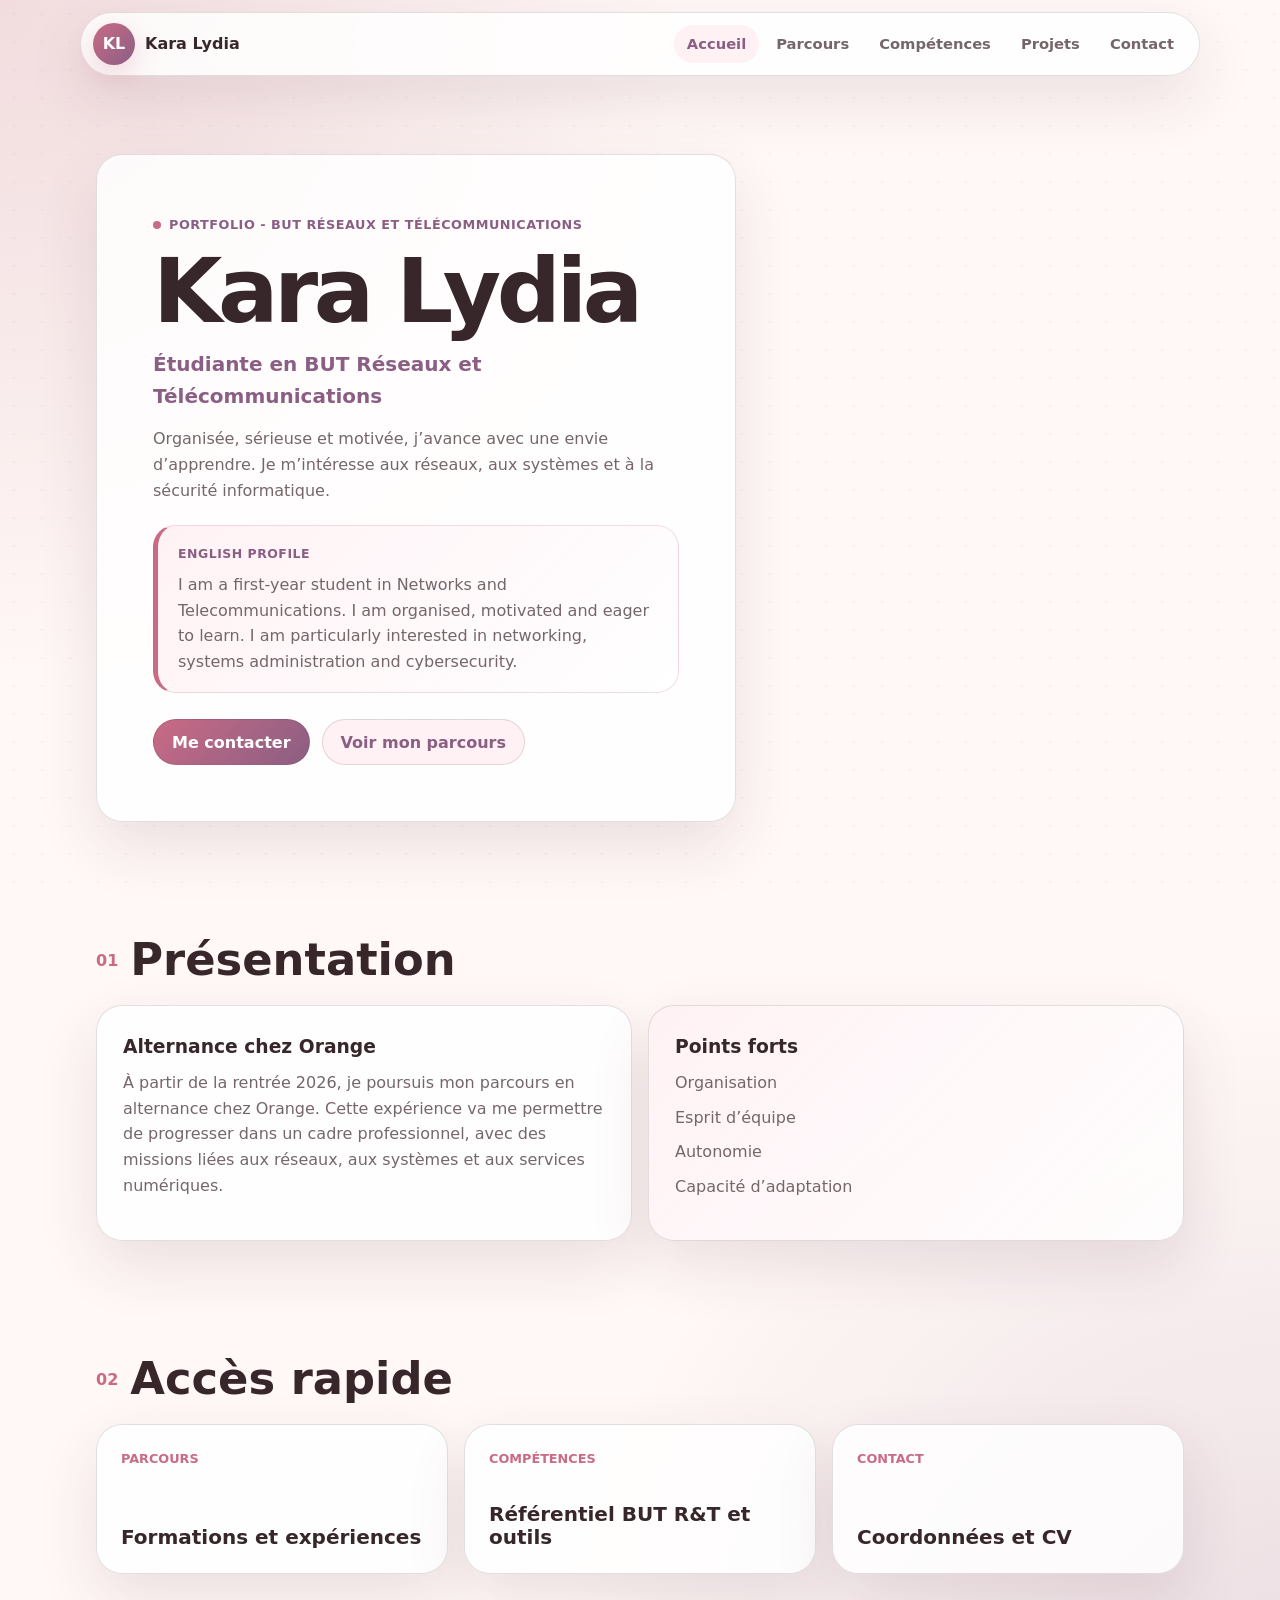
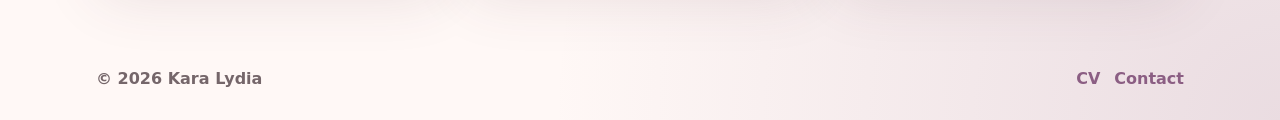
<file: index.html>
<!doctype html>
<html lang="fr">
  <head>
    <meta charset="UTF-8" />
    <meta name="viewport" content="width=device-width, initial-scale=1.0" />
    <meta name="description" content="Portfolio de Kara Lydia, étudiante en BUT Réseaux et Télécommunications." />
    <title>Kara Lydia | Accueil</title>
    <link rel="stylesheet" href="styles.css?v=51" />
  </head>
  <body data-page="accueil">
    <header class="site-header" data-header>
      <a class="brand" href="index.html" aria-label="Accueil">
        <span class="brand-mark">KL</span>
        <span>Kara Lydia</span>
      </a>

      <nav class="main-nav" aria-label="Navigation principale">
        <a href="index.html" data-page-link="accueil">Accueil</a>
        <a href="parcours.html" data-page-link="parcours">Parcours</a>
        <a href="competences.html" data-page-link="competences">Compétences</a>
        <a href="projets.html" data-page-link="projets">Projets</a>
        <a href="contact.html" data-page-link="contact">Contact</a>
      </nav>
    </header>

    <main>
      <section class="hero section">
        <div class="hero-card reveal">
          <p class="eyebrow">Portfolio - BUT Réseaux et Télécommunications</p>
          <h1>Kara Lydia</h1>
          <p class="hero-subtitle">Étudiante en BUT Réseaux et Télécommunications</p>
          <p class="hero-text">
            Organisée, sérieuse et motivée, j’avance avec une envie d’apprendre. 
            Je m’intéresse aux réseaux, aux systèmes et à la sécurité informatique.
          </p>

          <div class="english-card" lang="en">
            <span>English profile</span>
            <p>
              I am a first-year student in Networks and Telecommunications. I am organised, motivated
              and eager to learn. I am particularly interested in networking, systems administration and 
              cybersecurity.
              
            </p>
          </div>

          <div class="actions">
            <a class="btn btn-primary" href="contact.html">Me contacter</a>
            <a class="btn btn-secondary" href="parcours.html">Voir mon parcours</a>
          </div>
        </div>
        
      </section>

      <section class="section">
        <div class="section-title">
          <span>01</span>
          <h2>Présentation</h2>
        </div>

        <div class="profile-grid">
          <article class="panel">
            <h3>Alternance chez Orange</h3>
            <p>
              À partir de la rentrée 2026, je poursuis mon parcours en alternance chez Orange.
              Cette expérience va me permettre de progresser dans un cadre professionnel, avec des
              missions liées aux réseaux, aux systèmes et aux services numériques.
            </p>
          </article>

          <article class="panel panel-highlight">
            <h3>Points forts</h3>
            <ul class="clean-list">
              <li>Organisation</li>
              <li>Esprit d’équipe</li>
              <li>Autonomie</li>
              <li>Capacité d’adaptation</li>
            </ul>
          </article>
        </div>
      </section>

      <section class="section">
        <div class="section-title">
          <span>02</span>
          <h2>Accès rapide</h2>
        </div>

        <div class="route-grid">
          <a class="route-card" href="parcours.html">
            <span>Parcours</span>
            <strong>Formations et expériences</strong>
          </a>
          <a class="route-card" href="competences.html">
            <span>Compétences</span>
            <strong>Référentiel BUT R&T et outils</strong>
          </a>
          <a class="route-card" href="contact.html">
            <span>Contact</span>
            <strong>Coordonnées et CV</strong>
          </a>
        </div>
      </section>
    </main>

    <footer class="site-footer">
      <span>&copy; 2026 Kara Lydia</span>
      <div class="footer-links">
        <a href="assets/CV-Kara-Lydia.jpeg" target="_blank" rel="noopener">CV</a>
        <a href="contact.html">Contact</a>
      </div>
    </footer>

    <script src="script.js?v=3"></script>
  </body>
</html>
</file>
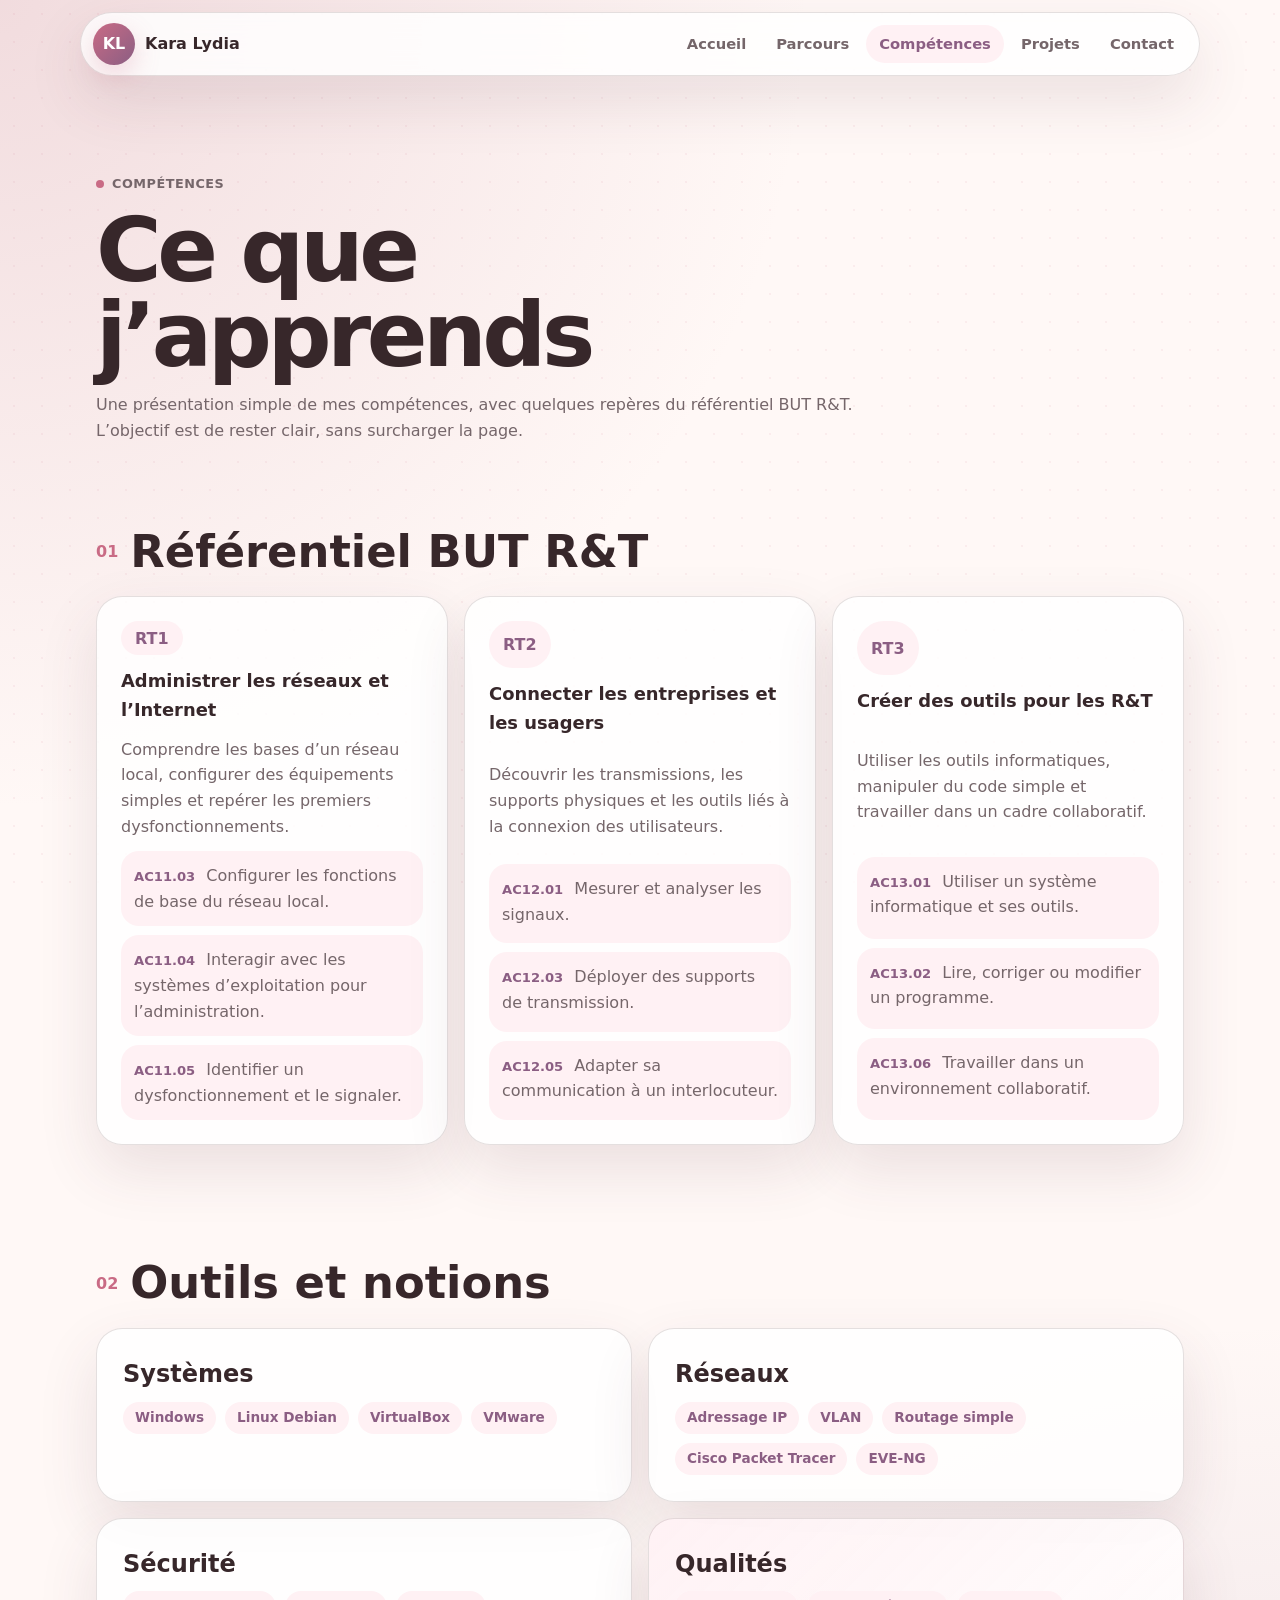
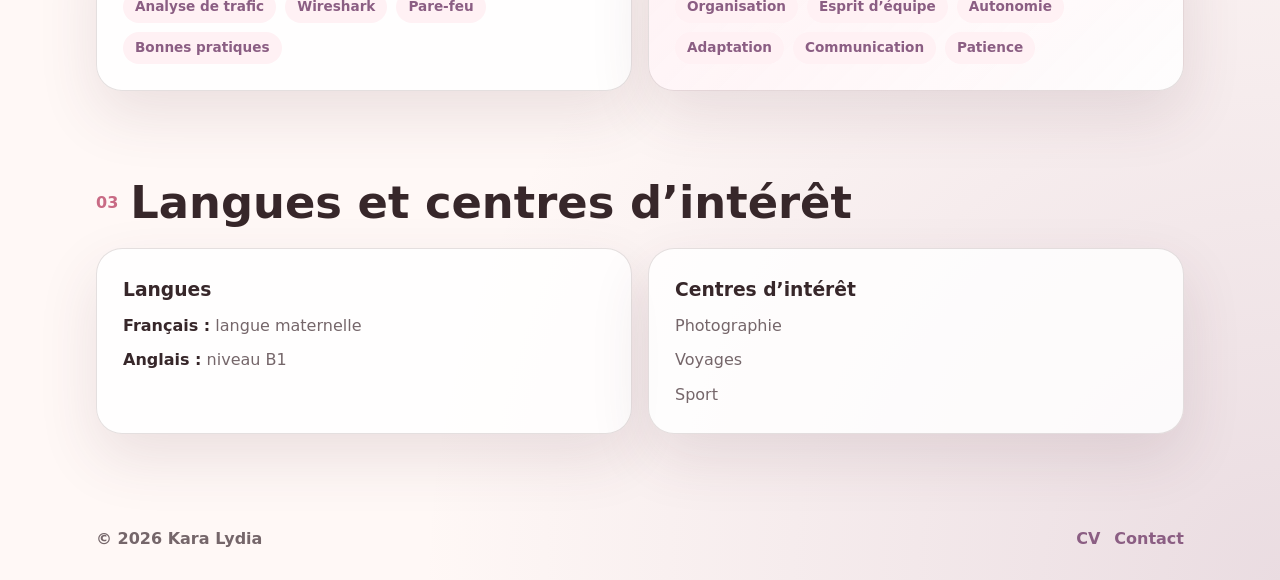
<file: competences.html>
<!doctype html>
<html lang="fr">
  <head>
    <meta charset="UTF-8" />
    <meta name="viewport" content="width=device-width, initial-scale=1.0" />
    <meta name="description" content="Compétences de Kara Lydia." />
    <title>Kara Lydia | Compétences</title>
    <link rel="stylesheet" href="styles.css?v=6" />
  </head>
  <body data-page="competences">
    <header class="site-header" data-header>
      <a class="brand" href="index.html" aria-label="Accueil">
        <span class="brand-mark">KL</span>
        <span>Kara Lydia</span>
      </a>
      <nav class="main-nav" aria-label="Navigation principale">
        <a href="index.html" data-page-link="accueil">Accueil</a>
        <a href="parcours.html" data-page-link="parcours">Parcours</a>
        <a href="competences.html" data-page-link="competences">Compétences</a>
        <a href="projets.html" data-page-link="projets">Projets</a>
        <a href="contact.html" data-page-link="contact">Contact</a>
      </nav>
    </header>

    <main>
      <section class="page-hero section">
        <p class="eyebrow">Compétences</p>
        <h1>Ce que j’apprends</h1>
        <p>
          Une présentation simple de mes compétences, avec quelques repères du référentiel BUT R&T.
          L’objectif est de rester clair, sans surcharger la page.
        </p>
      </section>

      <section class="section compact-section">
        <div class="section-title">
          <span>01</span>
          <h2>Référentiel BUT R&T</h2>
        </div>

        <div class="reference-grid">
          <article class="reference-card reveal">
            <span class="ref-code">RT1</span>
            <h3>Administrer les réseaux et l’Internet</h3>
            <p>
              Comprendre les bases d’un réseau local, configurer des équipements simples et repérer
              les premiers dysfonctionnements.
            </p>
            <ul class="ac-list">
              <li><strong>AC11.03</strong> Configurer les fonctions de base du réseau local.</li>
              <li><strong>AC11.04</strong> Interagir avec les systèmes d’exploitation pour l’administration.</li>
              <li><strong>AC11.05</strong> Identifier un dysfonctionnement et le signaler.</li>
            </ul>
          </article>

          <article class="reference-card reveal">
            <span class="ref-code">RT2</span>
            <h3>Connecter les entreprises et les usagers</h3>
            <p>
              Découvrir les transmissions, les supports physiques et les outils liés à la connexion
              des utilisateurs.
            </p>
            <ul class="ac-list">
              <li><strong>AC12.01</strong> Mesurer et analyser les signaux.</li>
              <li><strong>AC12.03</strong> Déployer des supports de transmission.</li>
              <li><strong>AC12.05</strong> Adapter sa communication à un interlocuteur.</li>
            </ul>
          </article>

          <article class="reference-card reveal">
            <span class="ref-code">RT3</span>
            <h3>Créer des outils pour les R&T</h3>
            <p>
              Utiliser les outils informatiques, manipuler du code simple et travailler dans un cadre
              collaboratif.
            </p>
            <ul class="ac-list">
              <li><strong>AC13.01</strong> Utiliser un système informatique et ses outils.</li>
              <li><strong>AC13.02</strong> Lire, corriger ou modifier un programme.</li>
              <li><strong>AC13.06</strong> Travailler dans un environnement collaboratif.</li>
            </ul>
          </article>
        </div>
      </section>

      <section class="section">
        <div class="section-title">
          <span>02</span>
          <h2>Outils et notions</h2>
        </div>

        <div class="skills-layout">
          <article class="panel">
            <h2>Systèmes</h2>
            <div class="pill-list">
              <span>Windows</span>
              <span>Linux Debian</span>
              <span>VirtualBox</span>
              <span>VMware</span>
            </div>
          </article>

          <article class="panel">
            <h2>Réseaux</h2>
            <div class="pill-list">
              <span>Adressage IP</span>
              <span>VLAN</span>
              <span>Routage simple</span>
              <span>Cisco Packet Tracer</span>
              <span>EVE-NG</span>
            </div>
          </article>

          <article class="panel">
            <h2>Sécurité</h2>
            <div class="pill-list">
              <span>Analyse de trafic</span>
              <span>Wireshark</span>
              <span>Pare-feu</span>
              <span>Bonnes pratiques</span>
            </div>
          </article>

          <article class="panel panel-highlight">
            <h2>Qualités</h2>
            <div class="pill-list">
              <span>Organisation</span>
              <span>Esprit d’équipe</span>
              <span>Autonomie</span>
              <span>Adaptation</span>
              <span>Communication</span>
              <span>Patience</span>
            </div>
          </article>
        </div>
      </section>

      <section class="section compact-section">
        <div class="section-title">
          <span>03</span>
          <h2>Langues et centres d’intérêt</h2>
        </div>

        <div class="profile-grid">
          <article class="panel">
            <h3>Langues</h3>
            <ul class="clean-list">
              <li><strong>Français :</strong> langue maternelle</li>
              <li><strong>Anglais :</strong> niveau B1</li>
            </ul>
          </article>

          <article class="panel">
            <h3>Centres d’intérêt</h3>
            <ul class="clean-list">
              <li>Photographie</li>
              <li>Voyages</li>
              <li>Sport</li>
            </ul>
          </article>
        </div>
      </section>
    </main>

    <footer class="site-footer">
      <span>&copy; 2026 Kara Lydia</span>
      <div class="footer-links">
        <a href="assets/CV-Kara-Lydia.jpeg" target="_blank" rel="noopener">CV</a>
        <a href="contact.html">Contact</a>
      </div>
    </footer>

    <script src="script.js?v=3"></script>
  </body>
</html>
</file>
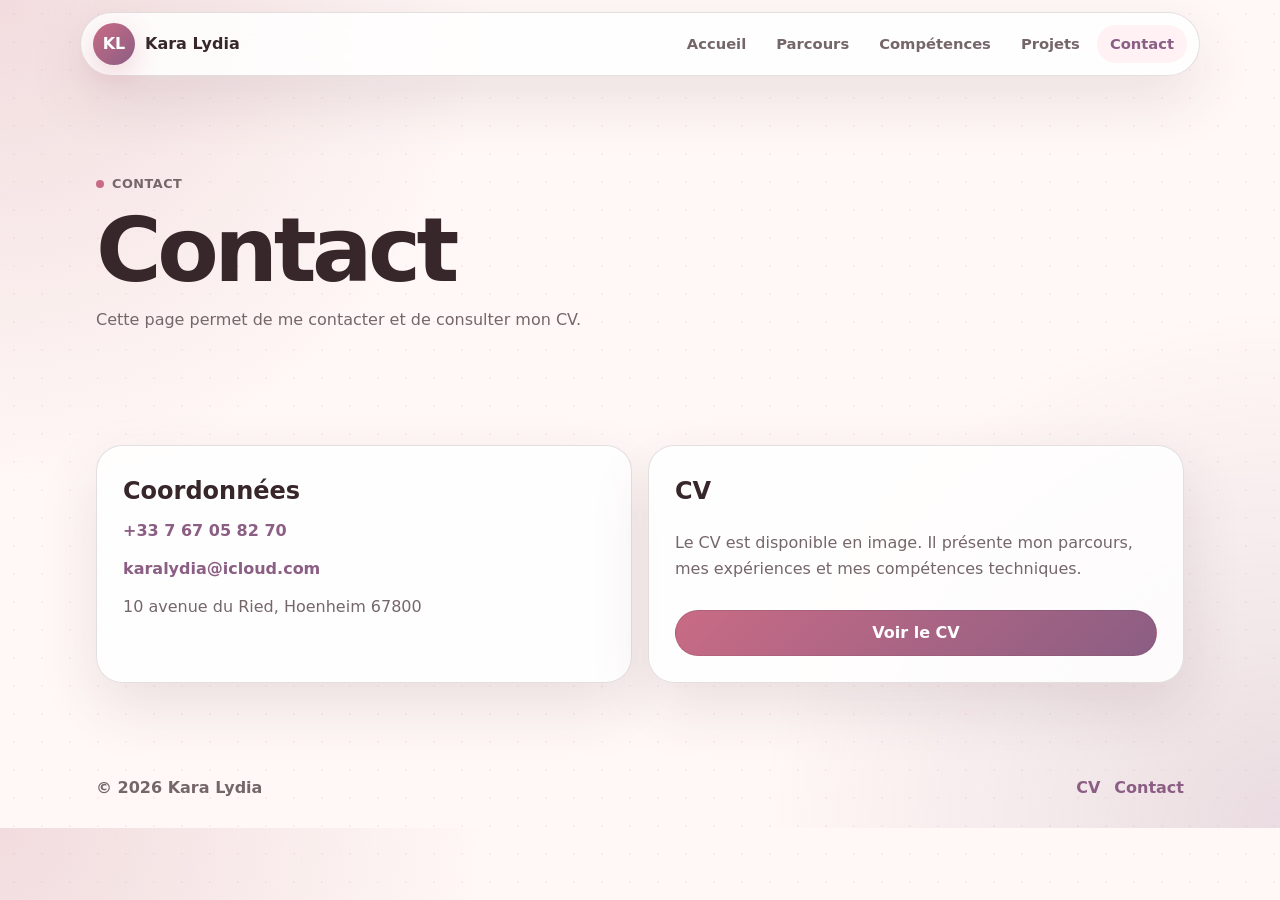
<file: contact.html>
<!doctype html>
<html lang="fr">
  <head>
    <meta charset="UTF-8" />
    <meta name="viewport" content="width=device-width, initial-scale=1.0" />
    <meta name="description" content="Contact de Kara Lydia." />
    <title>Kara Lydia | Contact</title>
    <link rel="stylesheet" href="styles.css?v=6" />
  </head>
  <body data-page="contact">
    <header class="site-header" data-header>
      <a class="brand" href="index.html" aria-label="Accueil">
        <span class="brand-mark">KL</span>
        <span>Kara Lydia</span>
      </a>
      <nav class="main-nav" aria-label="Navigation principale">
        <a href="index.html" data-page-link="accueil">Accueil</a>
        <a href="parcours.html" data-page-link="parcours">Parcours</a>
        <a href="competences.html" data-page-link="competences">Compétences</a>
        <a href="projets.html" data-page-link="projets">Projets</a>
        <a href="contact.html" data-page-link="contact">Contact</a>
      </nav>
    </header>

    <main>
      <section class="page-hero section">
        <p class="eyebrow">Contact</p>
        <h1>Contact</h1>
        <p>
         Cette page permet de me contacter et de consulter mon CV.
        </p>
      </section>

      <section class="section">
        <div class="contact-grid">
          <article class="panel contact-card">
            <h2>Coordonnées</h2>
            <div class="contact-links">
              <a href="tel:+33767058270">+33 7 67 05 82 70</a>
              <a href="mailto:karalydia@icloud.com">karalydia@icloud.com</a>
              <span>10 avenue du Ried, Hoenheim 67800</span>
            </div>
          </article>

          <article class="panel cv-card">
            <h2>CV</h2>
            <p>Le CV est disponible en image. Il présente mon parcours, mes expériences et mes compétences techniques.</p>
            <a class="btn btn-primary" href="assets/CV-Kara-Lydia.jpeg" target="_blank" rel="noopener">Voir le CV</a>
          </article>
        </div>
      </section>
    </main>

    <footer class="site-footer">
      <span>&copy; 2026 Kara Lydia</span>
      <div class="footer-links">
        <a href="assets/CV-Kara-Lydia.jpeg" target="_blank" rel="noopener">CV</a>
        <a href="contact.html">Contact</a>
      </div>
    </footer>

    <script src="script.js?v=3"></script>
  </body>
</html>
</file>
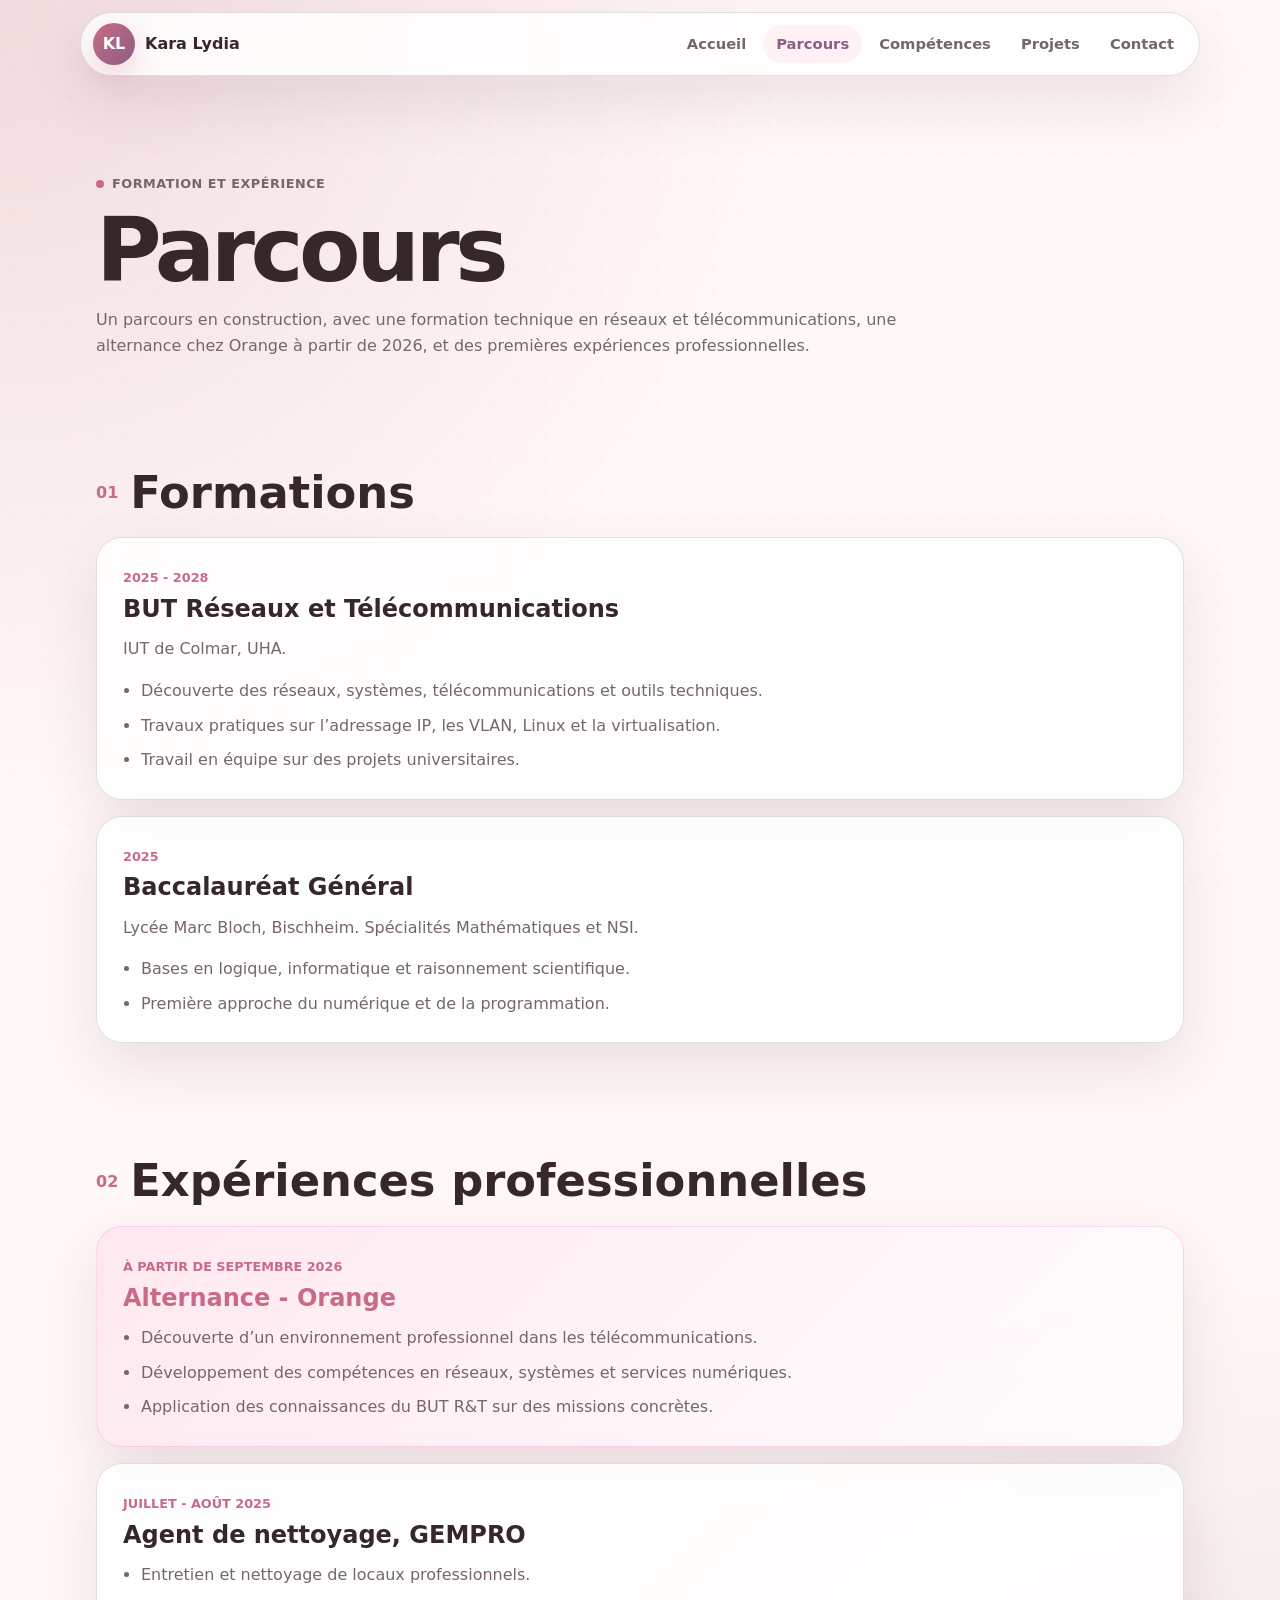
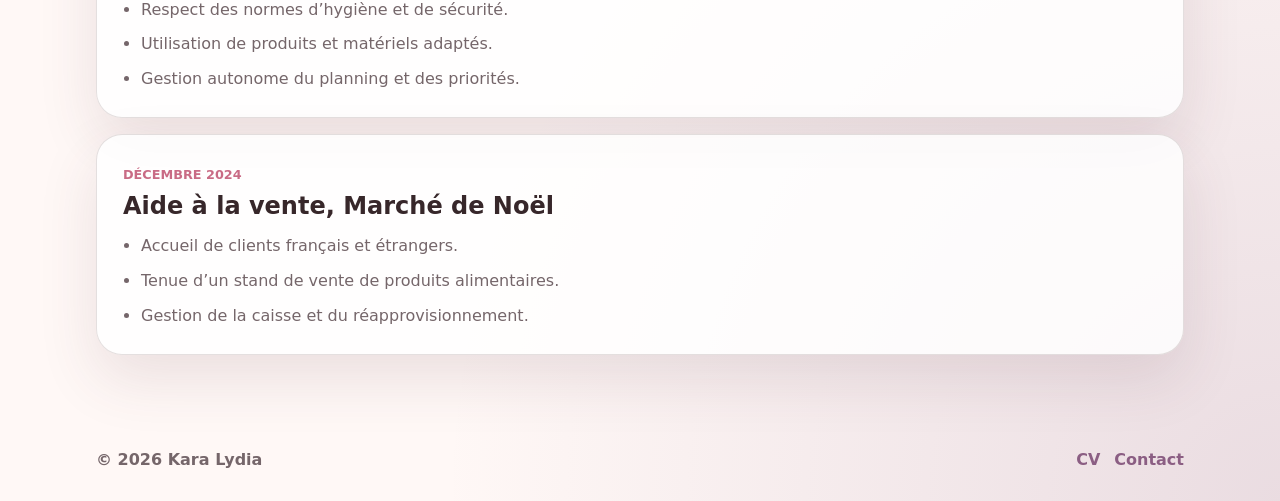
<file: parcours.html>
<!doctype html>
<html lang="fr">
  <head>
    <meta charset="UTF-8" />
    <meta name="viewport" content="width=device-width, initial-scale=1.0" />
    <meta name="description" content="Parcours de Kara Lydia." />
    <title>Kara Lydia | Parcours</title>
    <link rel="stylesheet" href="styles.css?v=6" />
  </head>
  <body data-page="parcours">
    <header class="site-header" data-header>
      <a class="brand" href="index.html" aria-label="Accueil">
        <span class="brand-mark">KL</span>
        <span>Kara Lydia</span>
      </a>
      <nav class="main-nav" aria-label="Navigation principale">
        <a href="index.html" data-page-link="accueil">Accueil</a>
        <a href="parcours.html" data-page-link="parcours">Parcours</a>
        <a href="competences.html" data-page-link="competences">Compétences</a>
        <a href="projets.html" data-page-link="projets">Projets</a>
        <a href="contact.html" data-page-link="contact">Contact</a>
      </nav>
    </header>

    <main>
      <section class="page-hero section">
        <p class="eyebrow">Formation et expérience</p>
        <h1>Parcours</h1>
        <p>
          Un parcours en construction, avec une formation technique en réseaux et télécommunications,
          une alternance chez Orange à partir de 2026, et des premières expériences professionnelles.
        </p>
      </section>

      <section class="section">
        <div class="section-title">
          <span>01</span>
          <h2>Formations</h2>
        </div>

        <div class="timeline">
          <article class="timeline-item reveal">
            <span>2025 - 2028</span>
            <h2>BUT Réseaux et Télécommunications</h2>
            <p>IUT de Colmar, UHA.</p>
            <ul class="detail-list">
              <li>Découverte des réseaux, systèmes, télécommunications et outils techniques.</li>
              <li>Travaux pratiques sur l’adressage IP, les VLAN, Linux et la virtualisation.</li>
              <li>Travail en équipe sur des projets universitaires.</li>
            </ul>
          </article>

          <article class="timeline-item reveal">
            <span>2025</span>
            <h2>Baccalauréat Général</h2>
            <p>Lycée Marc Bloch, Bischheim. Spécialités Mathématiques et NSI.</p>
            <ul class="detail-list">
              <li>Bases en logique, informatique et raisonnement scientifique.</li>
              <li>Première approche du numérique et de la programmation.</li>
            </ul>
          </article>
        </div>
      </section>

      <section class="section">
        <div class="section-title">
          <span>02</span>
          <h2>Expériences professionnelles</h2>
        </div>

        <div class="timeline">
          <article class="timeline-item reveal accent-experience">
            <span>À partir de Septembre 2026</span>
            <h2>Alternance - Orange</h2>
            <ul class="detail-list">
              <li>Découverte d’un environnement professionnel dans les télécommunications.</li>
              <li>Développement des compétences en réseaux, systèmes et services numériques.</li>
              <li>Application des connaissances du BUT R&T sur des missions concrètes.</li>
            </ul>
          </article>

          <article class="timeline-item reveal">
            <span>Juillet - Août 2025</span>
            <h2>Agent de nettoyage, GEMPRO</h2>
            <ul class="detail-list">
              <li>Entretien et nettoyage de locaux professionnels.</li>
              <li>Respect des normes d’hygiène et de sécurité.</li>
              <li>Utilisation de produits et matériels adaptés.</li>
              <li>Gestion autonome du planning et des priorités.</li>
            </ul>
          </article>

          <article class="timeline-item reveal">
            <span>Décembre 2024</span>
            <h2>Aide à la vente, Marché de Noël</h2>
            <ul class="detail-list">
              <li>Accueil de clients français et étrangers.</li>
              <li>Tenue d’un stand de vente de produits alimentaires.</li>
              <li>Gestion de la caisse et du réapprovisionnement.</li>
            </ul>
          </article>
        </div>
      </section>
    </main>

    <footer class="site-footer">
      <span>&copy; 2026 Kara Lydia</span>
      <div class="footer-links">
        <a href="assets/CV-Kara-Lydia.jpeg" target="_blank" rel="noopener">CV</a>
        <a href="contact.html">Contact</a>
      </div>
    </footer>

    <script src="script.js?v=3"></script>
  </body>
</html>
</file>
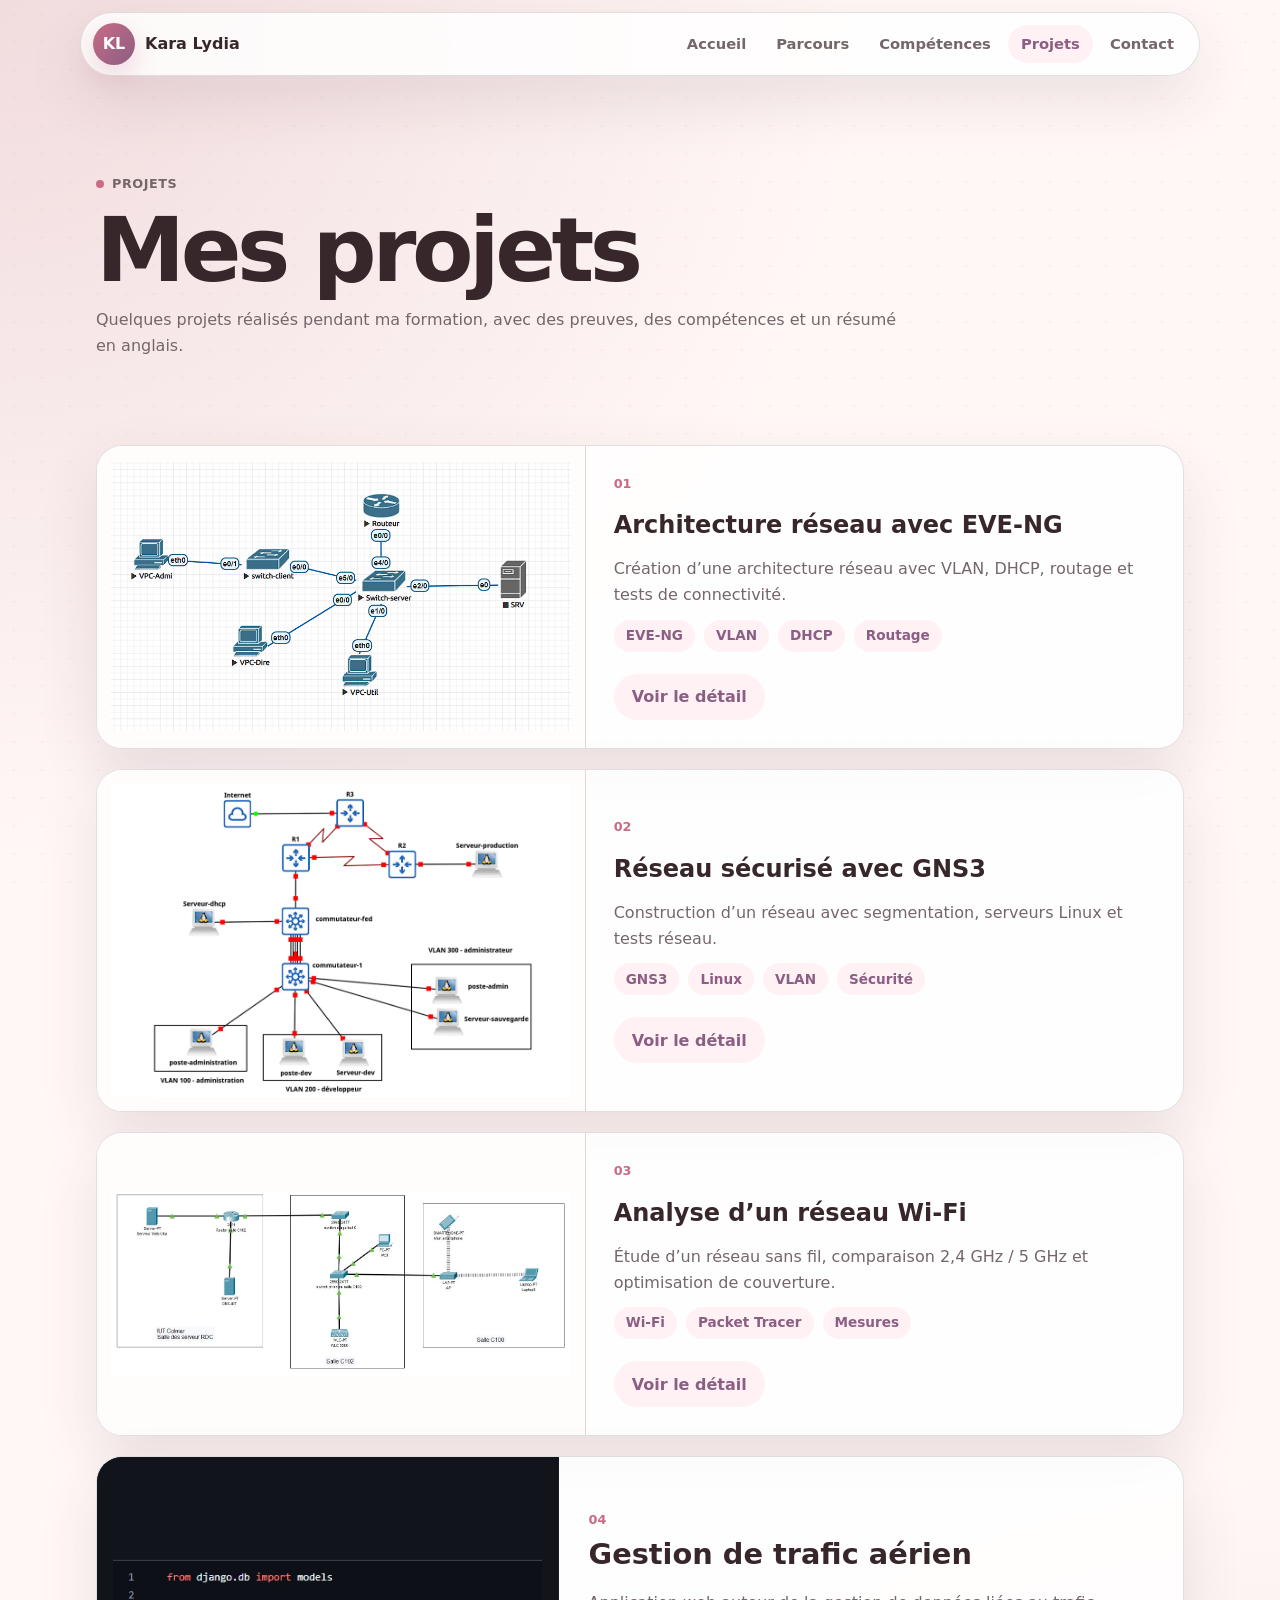
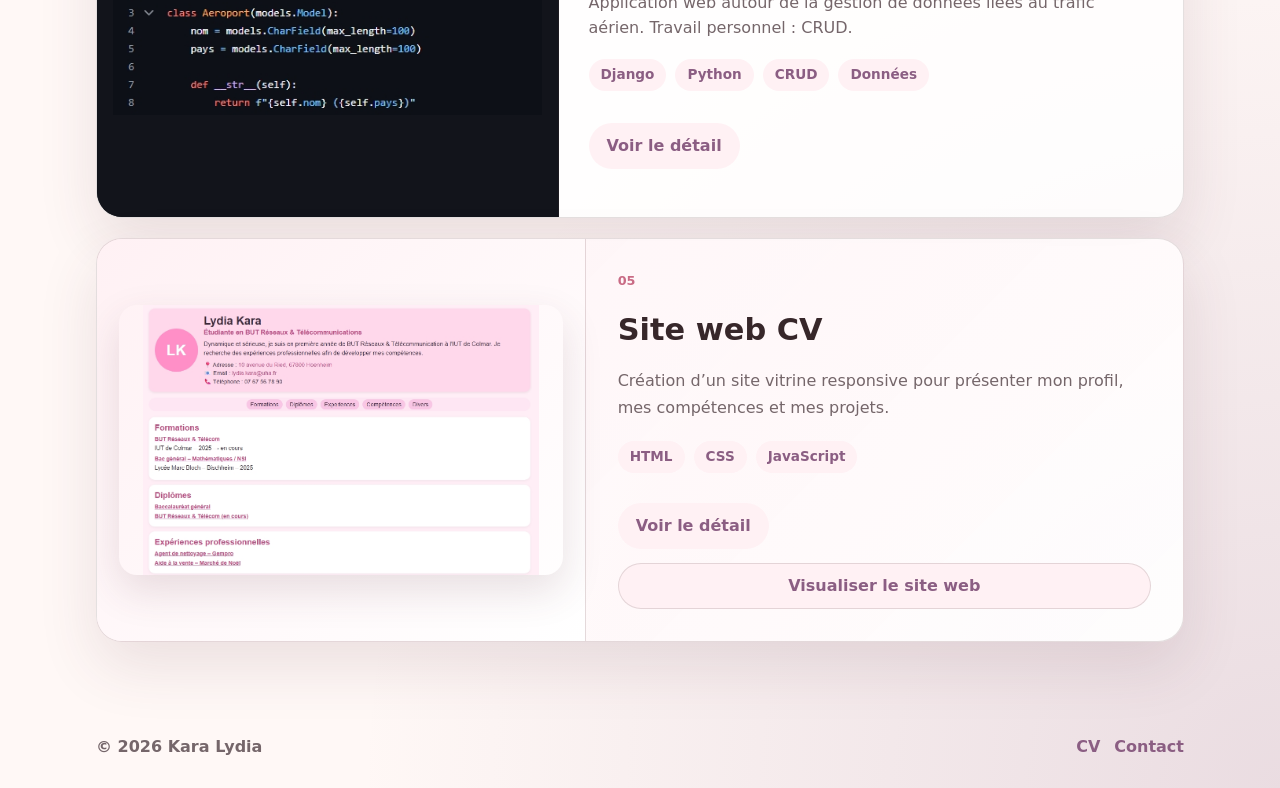
<file: projets.html>
<!doctype html>
<html lang="fr">
<head>
  <meta charset="UTF-8" />
  <meta name="viewport" content="width=device-width, initial-scale=1.0" />
  <title>Kara Lydia | Projets</title>
  <link rel="stylesheet" href="styles.css?v=8" />
</head>

<body data-page="projets">
  <header class="site-header">
    <a class="brand" href="index.html"><span class="brand-mark">KL</span><span>Kara Lydia</span></a>
    <nav class="main-nav">
      <a href="index.html" data-page-link="accueil">Accueil</a>
      <a href="parcours.html" data-page-link="parcours">Parcours</a>
      <a href="competences.html" data-page-link="competences">Compétences</a>
      <a href="projets.html" data-page-link="projets">Projets</a>
      <a href="contact.html" data-page-link="contact">Contact</a>
    </nav>
  </header>

  <main>
    <section class="page-hero section">
      <p class="eyebrow">Projets</p>
      <h1>Mes projets</h1>
      <p>Quelques projets réalisés pendant ma formation, avec des preuves, des compétences et un résumé en anglais.</p>
    </section>

    <section class="section compact-section">
      <div class="project-grid project-grid-large">

        <article class="project-card project-card-image reveal">
          <a class="project-media" href="assets/projets/eveng.png" target="_blank">
            <img src="assets/projets/eveng.png" alt="Projet EVE-NG" />
          </a>
          <div class="project-body">
            <span class="project-number">01</span>
            <h2>Architecture réseau avec EVE-NG</h2>
            <p>Création d’une architecture réseau avec VLAN, DHCP, routage et tests de connectivité.</p>
            <div class="tags"><span>EVE-NG</span><span>VLAN</span><span>DHCP</span><span>Routage</span></div>
            <button class="btn btn-secondary project-more" data-modal-open="modal-eveng">Voir le détail</button>
          </div>
        </article>

        <article class="project-card project-card-image reveal">
          <a class="project-media" href="assets/projets/gns3-topology.png" target="_blank">
            <img src="assets/projets/gns3-topology.png" alt="Projet GNS3" />
          </a>
          <div class="project-body">
            <span class="project-number">02</span>
            <h2>Réseau sécurisé avec GNS3</h2>
            <p>Construction d’un réseau avec segmentation, serveurs Linux et tests réseau.</p>
            <div class="tags"><span>GNS3</span><span>Linux</span><span>VLAN</span><span>Sécurité</span></div>
            <button class="btn btn-secondary project-more" data-modal-open="modal-gns3">Voir le détail</button>
          </div>
        </article>

        <article class="project-card project-card-image reveal">
          <a class="project-media" href="assets/projets/wifi-topologie.png" target="_blank">
            <img src="assets/projets/wifi-topologie.png" alt="Projet Wi-Fi" />
          </a>
          <div class="project-body">
            <span class="project-number">03</span>
            <h2>Analyse d’un réseau Wi-Fi</h2>
            <p>Étude d’un réseau sans fil, comparaison 2,4 GHz / 5 GHz et optimisation de couverture.</p>
            <div class="tags"><span>Wi-Fi</span><span>Packet Tracer</span><span>Mesures</span></div>
            <button class="btn btn-secondary project-more" data-modal-open="modal-wifi">Voir le détail</button>
          </div>
        </article>

        <article class="project-card project-card-image traffic-aerien-card reveal">
          <a class="project-media" href="assets/projets/classe-aeroport.jpeg" target="_blank">
            <img src="assets/projets/classe-aeroport.jpeg" alt="Projet trafic aérien" />
          </a>
          <div class="project-body">
            <span class="project-number">04</span>
            <h2>Gestion de trafic aérien</h2>
            <p>Application web autour de la gestion de données liées au trafic aérien. Travail personnel : CRUD.</p>
            <div class="tags"><span>Django</span><span>Python</span><span>CRUD</span><span>Données</span></div>
            <button class="btn btn-secondary project-more" data-modal-open="modal-trafic">Voir le détail</button>
          </div>
        </article>

        <article class="project-card project-card-image cv-web-card reveal">
          <div class="project-media">
            <img src="assets/projets/cv-web.jpeg" alt="Site web CV" />
          </div>
          <div class="project-body">
            <span class="project-number">05</span>
            <h2>Site web CV</h2>
            <p>Création d’un site vitrine responsive pour présenter mon profil, mes compétences et mes projets.</p>
            <div class="tags"><span>HTML</span><span>CSS</span><span>JavaScript</span></div>
            <button class="btn btn-secondary project-more" data-modal-open="modal-cv">Voir le détail</button>
      <a href= "https://lydia67uha.github.io/CV-WEB-LYDIA/"
        target="_blank"
        rel="noopener"
        class="btn btn-secondary">
        Visualiser le site web</a>
          </div>
        </article>

      </div>
    </section>
  </main>

  <div class="modal" id="modal-eveng">
    <div class="modal-panel">
      <button class="modal-close" data-modal-close>×</button>
      <h2>Architecture réseau avec EVE-NG</h2>
      <div class="modal-section"><h3>Objectif du projet</h3><p>L'objectif était de concevoir et tester une infrastructure réseau virtuelle 
      représentant une petite entreprise. Le projet devait permettre la mise en oeuvre de VLAN, du routage inter-VLAN et de services réseau
      afin de garantir la communication entre plusieurs segments du réseau.</p></div>
      <div class="modal-section"><h3>Travail réalisé</h3><p>J’ai participé à la création de la topologie réseau sous EVE-NG, configuré les VLAN,
      mis en place le routage ainsi que le service DHCP. J'ai également effectué plusieurs tests afin de vérifier la communication entre les 
      différentes machines virtuelles.</p></div>
      <div class="modal-section"><h3>Apprentissages Critiques (AC) Mobilisés</h3><ul class="project-ac-list"><li><strong>AC11.02</strong> Comprendre l'architecture et les fondements des réseaux.</li>
        <li><strong>AC11.03</strong> Configurer les fonctions de base d’un réseau local.</li>
        <li><strong>AC11.05</strong> Identifier les dysfonctionnements réseau.</li></ul>
      </div>
      <div class="modal-section"><h3>English summary</h3><p lang="en">This project was about to design and test a virtual network infrastructure 
      representing a small business. The project was intended to enable the implementation of VLANs, inter-VLAN routing, and network services
      to ensure communication between multiple network segments.</p></div>
    </div>
  </div>

  <div class="modal" id="modal-gns3">
    <div class="modal-panel">
      <button class="modal-close" data-modal-close>×</button>
      <h2>Réseau sécurisé avec GNS3</h2>
      <div class="modal-section"><h3>Objectif du projet</h3><p>L'objectif était de concevoir un réseau complet intégrant plusieurs équipements, 
      des serveurs Linux et différents sous-réseaux afin de comprendre les mécanismes de segmentation et d'administration réseau. </p></div>
      <div class="modal-section"><h3>Travail réalisé</h3><p>J’ai participé à la configuration des équipements réseau, à la mise en place de 
      l'adressage IP, aux tests de connectivité ainsi qu'à l'administration des serveurs utilisés dans la maquette.</p></div>
      <div class="modal-section"><h3>Apprentissages Critiques (AC) Mobilisés</h3><ul class="project-ac-list"><li><strong>AC11.02</strong> Comprendre l’architecture des réseaux.</li>
        <li><strong>AC11.03</strong> Configurer un réseau local.</li>
        <li><strong>AC11.04</strong> Utiliser les systèmes d’exploitation pour administrer des services.</li>
      <li><strong>AC11.05</strong> Identifier les dysfonctionnements réseau.</li></ul>
      </div>
      <div class="modal-section"><h3>English summary</h3><p lang="en">This project was to design a comprehensive network incorporating various pieces of equipment, 
      Linux servers, and different subnets in order to understand the mechanisms of network segmentation and administration.</p></div>
    </div>
  </div>

  <div class="modal" id="modal-wifi">
    <div class="modal-panel">
      <button class="modal-close" data-modal-close>×</button>
      <h2>Analyse d’un réseau Wi-Fi</h2>
      <div class="modal-section"><h3>Objectif du projet</h3><p>Ce projet avait pour but d'étudier les performances d'un réseau sans fil 
      et comprendre l'influence des paramètres de transmissions sur la qualité de la communication.</p></div>
      <div class="modal-section"><h3>Travail réalisé</h3><p>J'ai analysé les bandes de fréquence utilisées, j’ai comparé les bandes 2,4 
        GHz et 5 GHz, comparé les différentes normes. J'ai également observé les performances et proposé des améliorations qui ont permis
        d'optimiser la couverture Wi-Fi.</p></div>
      <div class="modal-section"><h3>Apprentissages Critiques (AC) Mobilisés</h3><ul class="project-ac-list"><li><strong>AC12.01</strong> Mesurer et analyser des signaux.</li>
        <li><strong>AC12.02</strong> Cractériser des systèmes de transmissions.</li>
        <li><strong>AC12.03</strong> Déployer des supports de transmission.</li>
      <li><strong>AC12.05</strong> Communiquer les résultats obtenus.</li></ul>
      </div>
      <div class="modal-section"><h3>English summary</h3><p lang="en">This project was to study the performance of a wireless network 
      and to understand how transmission parameters affect communication quality.</p></div>
    </div>
  </div>

  <div class="modal" id="modal-trafic">
    <div class="modal-panel">
      <button class="modal-close" data-modal-close>×</button>
<h2>Gestion de trafic aérien</h2>
<div class="modal-section">
  <h3>Objectif du projet</h3>
  <p>
    Dans le cadre de la SAÉ 2.03, l'objectif était de développer une application web
    permettant de gérer des aéroports à travers une interface accessible depuis un navigateur.
    Le projet devait permettre la création, la consultation, la modification et la suppression
    d'informations tout en utilisant une base de données pour stocker les données de manière structurée.
  </p>
</div>
<div class="modal-section">
  <h3>Travail réalisé</h3>
  <p>
    J'ai développé une application web avec Django permettant de gérer des aéroports grâce aux
    opérations CRUD (Create, Read, Update, Delete). J'ai participé à la création des pages,
    à la mise en place des formulaires et à l'affichage des données enregistrées dans la base.
  </p>
  <p>
    L'application permet d'ajouter un nouvel aéroport, consulter la liste des aéroports,
    afficher leurs informations détaillées, modifier les données existantes ou encore
    supprimer un enregistrement. J'ai également travaillé sur la mise en forme de
    l'interface afin de rendre son utilisation plus simple et plus agréable.
  </p>
</div>
<div class="modal-section">
  <h3>Architecture du projet</h3>
  <p>
    Le projet repose sur une architecture client-serveur. Lorsqu'un utilisateur effectue
    une action depuis son navigateur, une requête est envoyée au serveur Django. Celui-ci
    traite la demande, interagit avec la base de données SQLite puis renvoie une réponse
    affichée dans l'interface web.
  </p>
  <p>
    Cette organisation permet de séparer l'interface utilisateur, la logique métier
    de l'application et le stockage des données afin d'obtenir une application plus
    claire et plus facile à maintenir.
  </p>
</div>
<div class="modal-section">
  <h3>Preuve de réalisation</h3>
  <p>
    L'image présentée correspond à la classe <strong>Aeroport</strong> utilisée dans le projet.
    Cette classe représente le modèle principal de l'application et permet de stocker
    les informations des aéroports dans la base de données SQLite.
  </p>
  <p>
    Chaque aéroport possède notamment un identifiant, un nom et un pays. Cette classe
    constitue le point central des opérations CRUD puisqu'elle permet l'ajout,
    l'affichage, la modification et la suppression des données depuis l'interface web.
  </p>
</div>
<div class="modal-section">
  <h3>Technologies utilisées</h3>
  <div class="modal-tags">
    <span>Python</span>
    <span>Django</span>
    <span>SQLite</span>
    <span>HTML</span>
    <span>CSS</span>
    <span>GitHub</span>
  </div>
  <p>
    Le développement a été réalisé avec Python et Django. SQLite a été utilisé pour
    stocker les données tandis que HTML et CSS ont permis de construire l'interface
    utilisateur. GitHub a servi à sauvegarder et versionner le projet.
  </p>
</div>
<div class="modal-section">
  <h3>Apprentissages Critiques (AC) Mobilisés</h3>
  <ul class="project-ac-list">
    <li><strong>AC13.01</strong> Utiliser un système informatique et ses outils.</li>
    <li><strong>AC13.02</strong> Lire, exécuter, corriger et modifier un programme.</li>
    <li><strong>AC13.03</strong> Traduire un algorithme dans un langage donné.</li>
    <li><strong>AC13.04</strong> Connaître l’architecture et les technologies d’un site web.</li>
    <li><strong>AC13.05</strong> Choisir les mécanismes de gestion de données adaptés.</li>
    <li><strong>AC13.06</strong> Travailler dans un environnement de développement collaboratif.</li>
  </ul>
</div>
<div class="modal-section">
  <h3>English Summary</h3>
  <p lang="en">
    This project consisted of developing a web application for airport management
    using Django. The application allows users to create, view, update and delete
    airport information stored in a SQLite database. My work focused on implementing
    CRUD functionalities, creating forms, displaying data and improving the user
    interface. This project helped me strengthen my skills in web development,
    database management and collaborative development practices.
  </p>
</div>
<div class="modal-section">
  <h3>Bilan personnel</h3>
  <p>
    Cette SAÉ m'a permis d'approfondir mes connaissances en développement web avec Django
    ainsi qu'en gestion de bases de données. J'ai appris à concevoir une application
    dynamique, à manipuler des formulaires, à gérer des données persistantes et à mettre
    en œuvre concrètement les opérations CRUD dans un projet complet.
  </p>
</div>
    </div>
  </div>

  <div class="modal" id="modal-cv">
    <div class="modal-panel">
      <button class="modal-close" data-modal-close>×</button>
      <h2>Site web CV</h2>
      <div class="modal-section"><h3>Objectif du projet</h3><p>Ce projet consistait à créer un site web professionnel permettant de présenter 
        mon parcours, mes compétences dans un site accessible sur ordinateur.</p></div>
      <div class="modal-section"><h3>Travail réalisé</h3><p>J'ai développé l'interface en HTML et CSS, organisé le contenu des différentes pages
      et adapté l'affichage aux différents formats d'écran.</p></div>
      <div class="modal-section"><h3>Apprentissages Critiques (AC) Mobilisés</h3><ul class="project-ac-list"><li><strong>AC13.01</strong> Utiliser un système informatique et ses outils.</li>
        <li><strong>AC13.02</strong> Lire, exécuter, corriger et modifier un programme.</li>
        <li><strong>AC13.04</strong> Connaître l’architecture et les technologies d’un site web.</li>
        <li><strong>AC13.06</strong> Travailler dans un environnement de développement collaboratif.</li></ul>
      </div>
      <div class="modal-section"><h3>English summary</h3><p lang="en">This project was to create a professional website designed to showcase 
        my background and skills on a site accessible via a computer.</p></div>
    </div>
  </div>

  <footer class="site-footer">
    <span>&copy; 2026 Kara Lydia</span>
    <div class="footer-links">
      <a href="assets/CV-Kara-Lydia.jpeg" target="_blank">CV</a>
      <a href="contact.html">Contact</a>
    </div>
  </footer>

  <script src="script.js?v=4"></script>
</body>
</html>
</file>
<file: styles.css>
:root {
  color-scheme: light;
  --bg: #fff8f6;
  --bg-soft: #f7ebe7;
  --surface: #ffffff;
  --surface-soft: #fff1f4;
  --text: #37272a;
  --muted: #75666a;
  --line: rgba(88, 61, 67, 0.16);
  --accent: #c96b85;
  --accent-2: #8b5e83;
  --accent-3: #d8a7b1;
  --shadow: 0 24px 60px rgba(91, 52, 64, 0.12);
  --radius: 26px;
  --max: 1120px;
}

* {
  box-sizing: border-box;
}

html {
  scroll-behavior: smooth;
}

body {
  min-width: 320px;
  margin: 0;
  background:
    radial-gradient(circle at top left, rgba(216, 167, 177, 0.35), transparent 32%),
    radial-gradient(circle at bottom right, rgba(139, 94, 131, 0.18), transparent 34%),
    var(--bg);
  color: var(--text);
  font-family: Inter, ui-sans-serif, system-ui, -apple-system, BlinkMacSystemFont, "Segoe UI", Arial, sans-serif;
  line-height: 1.6;
}

body::before {
  position: fixed;
  inset: 0;
  z-index: -1;
  pointer-events: none;
  content: "";
  background-image: radial-gradient(circle, rgba(201, 107, 133, 0.16) 1px, transparent 1.3px);
  background-size: 28px 28px;
  opacity: 0.5;
}

a {
  color: inherit;
  text-decoration: none;
}

button {
  font: inherit;
}

img {
  display: block;
  max-width: 100%;
}

h1,
h2,
h3,
p {
  margin-top: 0;
}

strong {
  color: var(--text);
}

.site-header {
  position: sticky;
  top: 12px;
  z-index: 50;
  display: grid;
  grid-template-columns: auto 1fr;
  gap: 18px;
  align-items: center;
  width: min(calc(100% - 28px), var(--max));
  margin: 12px auto 0;
  padding: 10px 12px;
  border: 1px solid var(--line);
  border-radius: 999px;
  background: rgba(255, 255, 255, 0.82);
  box-shadow: var(--shadow);
  backdrop-filter: blur(18px);
}

.brand {
  display: inline-flex;
  gap: 10px;
  align-items: center;
  font-weight: 900;
}

.brand-mark {
  display: grid;
  width: 42px;
  height: 42px;
  place-items: center;
  border-radius: 50%;
  background: linear-gradient(135deg, var(--accent), var(--accent-2));
  color: #ffffff;
  box-shadow: 0 10px 26px rgba(201, 107, 133, 0.25);
}

.main-nav {
  display: flex;
  gap: 4px;
  justify-content: flex-end;
  overflow-x: auto;
  scrollbar-width: none;
}

.main-nav::-webkit-scrollbar {
  display: none;
}

.main-nav a {
  display: inline-flex;
  align-items: center;
  min-height: 38px;
  padding: 0 13px;
  border-radius: 999px;
  color: var(--muted);
  font-size: 0.92rem;
  font-weight: 800;
  white-space: nowrap;
}

.main-nav a:hover,
.main-nav a.active {
  background: var(--surface-soft);
  color: var(--accent-2);
}

main {
  width: min(100%, var(--max));
  margin: 0 auto;
  padding: 24px 16px 0;
}

.section {
  padding: 58px 0;
}

.hero {
  display: grid;
  grid-template-columns: minmax(0, 1.2fr) minmax(300px, 0.8fr);
  gap: 22px;
  align-items: stretch;
  padding-top: 54px;
}

.hero-card,
.profile-card,
.panel,
.route-card,
.timeline-item,
.project-card {
  border: 1px solid var(--line);
  border-radius: var(--radius);
  background: rgba(255, 255, 255, 0.82);
  box-shadow: var(--shadow);
}

.hero-card {
  max-width: 900px;
  margin: 0 auto;
  padding: clamp(28px, 5vw, 56px);
}

.eyebrow {
  display: inline-flex;
  align-items: center;
  gap: 8px;
  margin-bottom: 14px;
  color: var(--accent-2);
  font-size: 0.8rem;
  font-weight: 900;
  letter-spacing: 0.04em;
  text-transform: uppercase;
}

.eyebrow::before {
  width: 8px;
  height: 8px;
  border-radius: 50%;
  background: var(--accent);
  content: "";
}

h1 {
  margin-bottom: 14px;
  font-size: clamp(3rem, 8vw, 5.6rem);
  line-height: 0.95;
  font-weight: 900;
  letter-spacing: -0.05em;
}

.hero-subtitle {
  margin-bottom: 14px;
  color: var(--accent-2);
  font-size: 1.25rem;
  font-weight: 850;
}

.hero-text,
.page-hero p,
.panel p,
.timeline-item p,
.project-card p,
.detail-list,
.clean-list,
.contact-links span {
  color: var(--muted);
}

.actions {
  display: flex;
  flex-wrap: wrap;
  gap: 12px;
  margin-top: 26px;
}

.btn {
  display: inline-flex;
  align-items: center;
  justify-content: center;
  min-height: 46px;
  padding: 0 18px;
  border: 1px solid var(--line);
  border-radius: 999px;
  font-weight: 900;
  text-align: center;
}

.btn-primary {
  background: linear-gradient(135deg, var(--accent), var(--accent-2));
  color: #ffffff;
}

.btn-secondary {
  background: var(--surface-soft);
  color: var(--accent-2);
}

.profile-card {
  display: grid;
  align-content: center;
  gap: 14px;
  padding: 30px;
  background: linear-gradient(180deg, rgba(255, 241, 244, 0.95), rgba(255, 255, 255, 0.84));
}

.profile-illustration {
  display: grid;
  width: 112px;
  height: 112px;
  place-items: center;
  border-radius: 38% 62% 55% 45%;
  background: linear-gradient(135deg, rgba(201, 107, 133, 0.28), rgba(139, 94, 131, 0.18));
}

.profile-illustration span {
  color: var(--accent-2);
  font-size: 2rem;
  font-weight: 900;
}

.mini-list,
.clean-list,
.detail-list {
  display: grid;
  gap: 9px;
  margin: 0;
  padding: 0;
  list-style: none;
}

.mini-list li {
  display: inline-flex;
  width: fit-content;
  padding: 7px 12px;
  border-radius: 999px;
  background: var(--surface-soft);
  color: var(--accent-2);
  font-weight: 800;
}

.section-title {
  display: grid;
  grid-template-columns: auto 1fr;
  gap: 12px;
  align-items: center;
  margin-bottom: 22px;
}

.section-title span {
  color: var(--accent);
  font-weight: 900;
}

.section-title h2 {
  margin: 0;
  font-size: clamp(1.8rem, 4vw, 2.8rem);
  line-height: 1;
}

.profile-grid,
.contact-grid {
  display: grid;
  grid-template-columns: repeat(2, minmax(0, 1fr));
  gap: 16px;
}

.panel {
  padding: 26px;
}

.panel-highlight {
  background: linear-gradient(135deg, rgba(255, 241, 244, 0.95), rgba(255, 255, 255, 0.85));
}

.route-grid {
  display: grid;
  grid-template-columns: repeat(3, minmax(0, 1fr));
  gap: 16px;
}

.route-card {
  display: grid;
  gap: 12px;
  min-height: 150px;
  padding: 24px;
  transition: transform 180ms ease, border-color 180ms ease;
}

.route-card:hover {
  transform: translateY(-4px);
  border-color: rgba(201, 107, 133, 0.45);
}

.route-card span,
.timeline-item > span,
.project-number {
  color: var(--accent);
  font-size: 0.8rem;
  font-weight: 900;
  text-transform: uppercase;
}

.route-card strong {
  align-self: end;
  font-size: 1.25rem;
  line-height: 1.15;
}

.page-hero {
  max-width: 820px;
  padding-top: 70px;
  padding-bottom: 38px;
}

.timeline {
  display: grid;
  gap: 16px;
}

.timeline-item {
  padding: 26px;
}

.timeline-item h2,
.project-card h2,
.panel h2,
.panel h3 {
  margin-bottom: 8px;
}

.detail-list {
  padding-left: 18px;
  list-style: disc;
}

.skills-layout,
.project-grid {
  display: grid;
  grid-template-columns: repeat(2, minmax(0, 1fr));
  gap: 16px;
}

.pill-list,
.tags {
  display: flex;
  flex-wrap: wrap;
  gap: 9px;
}

.pill-list span,
.tags span {
  display: inline-flex;
  align-items: center;
  min-height: 32px;
  padding: 0 12px;
  border-radius: 999px;
  background: var(--surface-soft);
  color: var(--accent-2);
  font-size: 0.85rem;
  font-weight: 850;
}

.project-card {
  padding: 26px;
}

.contact-links {
  display: grid;
  gap: 12px;
}

.contact-links a,
.footer-links a {
  color: var(--accent-2);
  font-weight: 900;
}

.cv-card {
  display: grid;
  align-content: center;
  gap: 12px;
}

.site-footer {
  display: flex;
  width: min(100%, var(--max));
  margin: 0 auto;
  padding: 34px 16px 28px;
  justify-content: space-between;
  gap: 18px;
  color: var(--muted);
  font-weight: 850;
}

.footer-links {
  display: flex;
  gap: 14px;
}

.reveal {
  opacity: 0;
  transform: translateY(16px);
  transition: opacity 520ms ease, transform 520ms ease;
}

.reveal.is-visible {
  opacity: 1;
  transform: translateY(0);
}

@media (max-width: 860px) {
  .site-header {
    grid-template-columns: 1fr;
    border-radius: 28px;
  }

  .main-nav {
    justify-content: flex-start;
  }

  .hero,
  .profile-grid,
  .contact-grid,
  .skills-layout,
  .project-grid,
  .route-grid {
    grid-template-columns: 1fr;
  }
}

@media (max-width: 520px) {
  main {
    padding-right: 12px;
    padding-left: 12px;
  }

  .section {
    padding: 42px 0;
  }

  .hero-card,
  .profile-card,
  .panel,
  .timeline-item,
  .project-card {
    padding: 22px;
  }

  .actions,
  .site-footer {
    flex-direction: column;
  }

  .btn {
    width: 100%;
  }
}

/* Anglais + référentiel BUT R&T */

.english-card {
  margin-top: 22px;
  padding: 18px 20px;
  border: 1px solid rgba(201, 107, 133, 0.22);
  border-left: 5px solid var(--accent);
  border-radius: 22px;
  background: linear-gradient(135deg, rgba(255, 241, 244, 0.92), rgba(255, 255, 255, 0.72));
}

.english-card span {
  display: block;
  margin-bottom: 8px;
  color: var(--accent-2);
  font-size: 0.78rem;
  font-weight: 900;
  letter-spacing: 0.04em;
  text-transform: uppercase;
}

.english-card p {
  margin: 0;
  color: var(--muted);
}

.compact-section {
  padding-top: 32px;
}

.reference-grid {
  display: grid;
  grid-template-columns: repeat(3, minmax(0, 1fr));
  gap: 16px;
}

.reference-card {
  display: grid;
  gap: 12px;
  padding: 24px;
  border: 1px solid var(--line);
  border-radius: var(--radius);
  background: rgba(255, 255, 255, 0.82);
  box-shadow: var(--shadow);
}

.ref-code {
  display: inline-flex;
  align-items: center;
  justify-content: center;
  width: fit-content;
  min-height: 34px;
  padding: 0 14px;
  border-radius: 999px;
  background: var(--surface-soft);
  color: var(--accent-2);
  font-weight: 900;
}

.reference-card h3 {
  margin-bottom: 0;
  font-size: 1.12rem;
}

.reference-card p {
  margin: 0;
  color: var(--muted);
}

.ac-list {
  display: grid;
  gap: 9px;
  margin: 0;
  padding: 0;
  list-style: none;
  color: var(--muted);
}

.ac-list li {
  padding: 12px 13px;
  border-radius: 18px;
  background: var(--surface-soft);
}

.ac-list strong {
  display: inline-flex;
  margin-right: 6px;
  color: var(--accent-2);
  font-size: 0.82rem;
}

@media (max-width: 920px) {
  .reference-grid {
    grid-template-columns: 1fr;
  }
}

/* Projets avec images */

.route-grid-four {
  grid-template-columns: repeat(4, minmax(0, 1fr));
}

.project-grid-large {
  grid-template-columns: 1fr;
  gap: 20px;
}

.project-card-image {
  display: grid;
  grid-template-columns: minmax(240px, 0.9fr) minmax(0, 1.1fr);
  gap: 0;
  padding: 0;
  overflow: hidden;
}

.project-media {
  display: block;
  min-height: 260px;
  border-right: 1px solid var(--line);
  background: var(--surface-soft);
}

.project-media img {
  width: 100%;
  height: 100%;
  min-height: 260px;
  object-fit: contain;
  padding: 14px;
  background: #fffdfc;
}

.project-body {
  display: grid;
  align-content: center;
  gap: 12px;
  padding: 28px;
}

.project-body h2,
.project-body p {
  margin: 0;
}

.project-ac-list {
  display: grid;
  gap: 8px;
  margin: 4px 0 0;
  padding: 0;
  list-style: none;
  color: var(--muted);
}

.project-ac-list li {
  padding: 10px 12px;
  border-radius: 16px;
  background: var(--surface-soft);
}

.project-ac-list strong {
  color: var(--accent-2);
  font-size: 0.82rem;
}

.project-soft-card {
  background: linear-gradient(135deg, rgba(255, 241, 244, 0.95), rgba(255, 255, 255, 0.9));
}

.project-media-placeholder {
  display: grid;
  place-items: center;
  background:
    radial-gradient(circle at 30% 30%, rgba(201, 107, 133, 0.2), transparent 34%),
    radial-gradient(circle at 75% 70%, rgba(139, 94, 131, 0.16), transparent 36%),
    var(--surface-soft);
}

.project-media-placeholder span {
  display: grid;
  width: 118px;
  height: 118px;
  place-items: center;
  border-radius: 42% 58% 54% 46%;
  background: #ffffff;
  color: var(--accent-2);
  font-size: 2.6rem;
  font-weight: 900;
  box-shadow: var(--shadow);
}

@media (max-width: 920px) {
  .route-grid-four,
  .project-card-image {
    grid-template-columns: 1fr;
  }

  .project-media {
    border-right: 0;
    border-bottom: 1px solid var(--line);
  }
}

/* Alternance Orange */

.accent-experience {
  border-color: rgba(255, 121, 198, 0.28);
  background: linear-gradient(135deg, rgba(255, 121, 198, 0.12), rgba(255, 255, 255, 0.78));
}

.accent-experience h2 {
  color: var(--accent);
}

/* Correction projet Gestion de trafic aérien */

.traffic-aerien-card {
  display: grid;
  grid-template-columns: minmax(280px, 0.85fr) minmax(0, 1.15fr);
  overflow: hidden;
}

.traffic-aerien-card .project-media {
  min-height: 100%;
  border-right: 1px solid var(--line);
  background: #12141b;
}

.traffic-aerien-card .project-media img {
  width: 100%;
  height: 100%;
  min-height: 360px;
  padding: 16px;
  object-fit: contain;
  background: #12141b;
}

.traffic-aerien-card .project-body {
  display: block;
  padding: 30px;
}

.traffic-aerien-card .project-body > h2 {
  margin-bottom: 12px;
  font-size: 1.8rem;
}

.traffic-aerien-card .project-body > p {
  margin-bottom: 18px;
}

.traffic-aerien-card .tags {
  margin-bottom: 22px;
}

.traffic-aerien-card .project-section {
  padding: 18px 0;
  border-top: 1px solid var(--line);
}

.traffic-aerien-card .project-section:first-of-type {
  border-top: 0;
  padding-top: 0;
}

.traffic-aerien-card .project-section h3 {
  margin-bottom: 8px;
  color: var(--accent-2);
  font-size: 0.85rem;
  font-weight: 900;
  letter-spacing: 0.04em;
  text-transform: uppercase;
}

.traffic-aerien-card .project-section p {
  margin-bottom: 0;
  color: var(--muted);
  line-height: 1.65;
}

.traffic-aerien-card .project-ac-list {
  display: grid;
  grid-template-columns: 1fr;
  gap: 9px;
  margin-top: 10px;
  padding: 0;
  list-style: none;
}

.traffic-aerien-card .project-ac-list li {
  padding: 11px 13px;
  border-radius: 16px;
  background: var(--surface-soft);
  color: var(--muted);
}

.traffic-aerien-card .project-ac-list strong {
  color: var(--accent-2);
}

.traffic-aerien-card .english-box,
.traffic-aerien-card p[lang="en"] {
  padding: 15px 17px;
  border-left: 4px solid var(--accent);
  border-radius: 18px;
  background: var(--surface-soft);
}

@media (max-width: 920px) {
  .traffic-aerien-card {
    grid-template-columns: 1fr;
  }

  .traffic-aerien-card .project-media {
    border-right: 0;
    border-bottom: 1px solid var(--line);
  }

  .traffic-aerien-card .project-media img {
    min-height: 240px;
  }

  .traffic-aerien-card .project-body {
    padding: 22px;
  }
}


/* Correction projet Site web CV */

.cv-web-card {
  display: grid;
  grid-template-columns: minmax(280px, 0.9fr) minmax(0, 1.1fr);
  overflow: hidden;
  background: linear-gradient(135deg, rgba(255, 241, 244, 0.95), rgba(255, 255, 255, 0.92));
}

.cv-web-card .project-media {
  display: grid;
  place-items: center;
  min-height: 320px;
  padding: 22px;
  border-right: 1px solid var(--line);
  background: linear-gradient(135deg, #fff1f4, #ffffff);
}

.cv-web-card .project-media img {
  width: 100%;
  height: auto;
  max-height: 270px;
  object-fit: contain;
  padding: 0;
  border-radius: 18px;
  background: transparent;
  box-shadow: 0 16px 40px rgba(91, 52, 64, 0.14);
}

.cv-web-card .project-body {
  display: grid;
  align-content: center;
  gap: 14px;
  padding: 32px;
}

.cv-web-card .project-body h2 {
  margin: 0;
  font-size: 1.9rem;
}

.cv-web-card .project-body p {
  margin: 0;
  line-height: 1.65;
}

.cv-web-card .tags {
  margin: 6px 0;
}

.cv-web-card .project-ac-list {
  display: grid;
  gap: 10px;
  margin: 4px 0 0;
  padding: 0;
  list-style: none;
}

.cv-web-card .project-ac-list li {
  padding: 12px 14px;
  border-radius: 16px;
  background: rgba(255, 241, 244, 0.9);
  border: 1px solid rgba(201, 107, 133, 0.14);
}

@media (max-width: 920px) {
  .cv-web-card {
    grid-template-columns: 1fr;
  }

  .cv-web-card .project-media {
    min-height: 240px;
    border-right: 0;
    border-bottom: 1px solid var(--line);
  }

  .cv-web-card .project-media img {
    max-height: 220px;
  }

  .cv-web-card .project-body {
    padding: 24px;
  }
}

.modal-open {
  overflow: hidden;
}

.project-card {
  cursor: default;
}

.project-more {
  width: fit-content;
  margin-top: 10px;
  border: 0;
  cursor: pointer;
}

.modal {
  position: fixed;
  inset: 0;
  z-index: 100;
  display: none;
  align-items: center;
  justify-content: center;
  padding: 22px;
  background: rgba(45, 25, 36, 0.55);
  backdrop-filter: blur(10px);
}

.modal.active {
  display: flex;
}

.modal-panel {
  position: relative;
  width: min(100%, 860px);
  max-height: 84vh;
  overflow: auto;
  padding: 34px;
  border: 1px solid var(--line);
  border-radius: 26px;
  background: #ffffff;
  box-shadow: 0 34px 90px rgba(91, 52, 64, 0.28);
}

.modal-close {
  position: absolute;
  top: 16px;
  right: 16px;
  display: grid;
  width: 38px;
  height: 38px;
  place-items: center;
  border: 1px solid var(--line);
  border-radius: 50%;
  background: var(--surface-soft);
  color: var(--accent-2);
  cursor: pointer;
  font-weight: 900;
}

.modal-section {
  padding: 18px 0;
  border-top: 1px solid var(--line);
}

.modal-section:first-of-type {
  border-top: 0;
}

.modal-section h3 {
  margin-bottom: 8px;
  color: var(--accent-2);
  font-size: 0.85rem;
  font-weight: 900;
  text-transform: uppercase;
}

.modal-section p {
  color: var(--muted);
}

.modal-gallery img {
  width: 100%;
  max-height: 420px;
  object-fit: contain;
  border-radius: 18px;
  background: #fffdfc;
}

.modal-tags {
  display: flex;
  flex-wrap: wrap;
  gap: 9px;
}

.modal-tags span {
  padding: 7px 12px;
  border-radius: 999px;
  background: var(--surface-soft);
  color: var(--accent-2);
  font-weight: 850;
}

.modal-section p[lang="en"] {
  padding: 15px 17px;
  border-left: 4px solid var(--accent);
  border-radius: 18px;
  background: var(--surface-soft);
}
</file>
